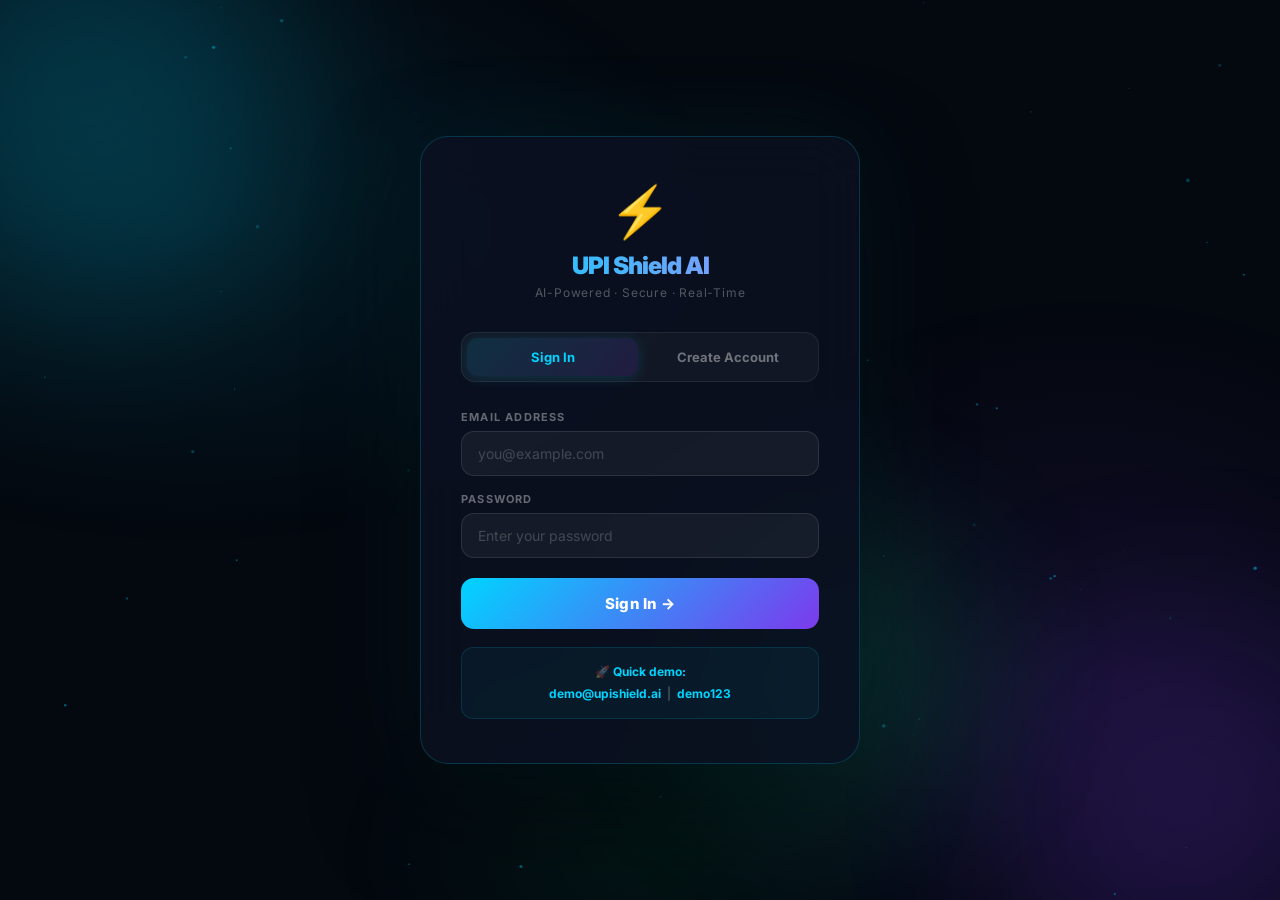
<file: login.html>
<!DOCTYPE html>
<html lang="en">

<head>
    <meta charset="UTF-8">
    <meta name="viewport" content="width=device-width, initial-scale=1.0">
    <title>Login — UPI Shield AI</title>
    <link href="https://fonts.googleapis.com/css2?family=Inter:wght@300;400;600;700;900&display=swap" rel="stylesheet">
    <style>
        *,
        *::before,
        *::after {
            box-sizing: border-box;
            margin: 0;
            padding: 0;
        }

        body {
            font-family: 'Inter', sans-serif;
            background: #04080f;
            color: white;
            min-height: 100vh;
            display: flex;
            align-items: center;
            justify-content: center;
            overflow: hidden;
        }

        /* ── Animated background gradient ── */
        body::before {
            content: '';
            position: fixed;
            inset: 0;
            background:
                radial-gradient(ellipse 65% 55% at 15% 25%, rgba(0, 212, 255, 0.09) 0%, transparent 65%),
                radial-gradient(ellipse 55% 65% at 85% 75%, rgba(124, 58, 237, 0.11) 0%, transparent 65%),
                radial-gradient(ellipse 40% 40% at 50% 95%, rgba(0, 255, 136, 0.05) 0%, transparent 60%);
            pointer-events: none;
            animation: bgPulse 9s ease-in-out infinite alternate;
        }

        @keyframes bgPulse {
            from {
                opacity: .6
            }

            to {
                opacity: 1
            }
        }

        /* ── Orbs ── */
        .orb {
            position: fixed;
            border-radius: 50%;
            filter: blur(90px);
            opacity: .18;
            pointer-events: none;
            animation: orbDrift ease-in-out infinite alternate;
        }

        .o1 {
            width: 420px;
            height: 420px;
            background: #00d4ff;
            top: -120px;
            left: -120px;
            animation-duration: 10s;
        }

        .o2 {
            width: 380px;
            height: 380px;
            background: #7c3aed;
            bottom: -100px;
            right: -100px;
            animation-duration: 13s;
            animation-delay: -5s;
        }

        .o3 {
            width: 260px;
            height: 260px;
            background: #00ff88;
            top: 60%;
            left: 55%;
            animation-duration: 16s;
            animation-delay: -9s;
        }

        @keyframes orbDrift {
            from {
                transform: translate(0, 0) scale(1);
            }

            to {
                transform: translate(35px, 25px) scale(1.08);
            }
        }

        /* ── Particle canvas ── */
        #pc {
            position: fixed;
            inset: 0;
            pointer-events: none;
            z-index: 0;
        }

        /* ── Card ── */
        .card {
            position: relative;
            z-index: 10;
            width: min(440px, calc(100vw - 32px));
            background: rgba(11, 17, 32, 0.88);
            border: 1px solid rgba(0, 212, 255, 0.2);
            border-radius: 28px;
            padding: 44px 40px;
            backdrop-filter: blur(28px);
            -webkit-backdrop-filter: blur(28px);
            box-shadow: 0 0 100px rgba(0, 212, 255, 0.07), 0 40px 100px rgba(0, 0, 0, 0.55);
            animation: cardIn .75s cubic-bezier(.22, 1, .36, 1) both;
        }

        @keyframes cardIn {
            from {
                opacity: 0;
                transform: translateY(50px) scale(.93);
            }

            to {
                opacity: 1;
                transform: none;
            }
        }

        /* ── Logo ── */
        .logo-wrap {
            text-align: center;
            margin-bottom: 32px;
        }

        .logo-icon {
            font-size: 50px;
            display: inline-block;
            animation: logoPulse 2.8s ease-in-out infinite;
        }

        @keyframes logoPulse {

            0%,
            100% {
                filter: drop-shadow(0 0 10px rgba(0, 212, 255, .5));
                transform: scale(1);
            }

            50% {
                filter: drop-shadow(0 0 26px rgba(0, 212, 255, 1));
                transform: scale(1.1);
            }
        }

        .logo-name {
            font-size: 24px;
            font-weight: 900;
            letter-spacing: -1px;
            margin-top: 10px;
            background: linear-gradient(90deg, #00d4ff, #a78bfa, #00ff88);
            background-size: 200% auto;
            -webkit-background-clip: text;
            background-clip: text;
            -webkit-text-fill-color: transparent;
            animation: nameShimmer 4s linear infinite;
        }

        @keyframes nameShimmer {
            to {
                background-position: 200% center;
            }
        }

        .logo-sub {
            font-size: 12px;
            color: rgba(255, 255, 255, .3);
            margin-top: 5px;
            letter-spacing: .8px;
        }

        /* ── Tabs ── */
        .tabs {
            display: flex;
            background: rgba(255, 255, 255, .04);
            border: 1px solid rgba(255, 255, 255, .07);
            border-radius: 14px;
            padding: 5px;
            margin-bottom: 28px;
            gap: 4px;
        }

        .tab {
            flex: 1;
            text-align: center;
            padding: 11px;
            border-radius: 11px;
            font-size: 13px;
            font-weight: 700;
            cursor: pointer;
            color: rgba(255, 255, 255, .4);
            transition: all .25s;
            user-select: none;
        }

        .tab.active {
            background: linear-gradient(135deg, rgba(0, 212, 255, .12), rgba(124, 58, 237, .14));
            color: #00d4ff;
            box-shadow: 0 2px 14px rgba(0, 212, 255, .15);
        }

        /* ── Input ── */
        .field {
            margin-bottom: 16px;
        }

        .field label {
            display: block;
            font-size: 11px;
            font-weight: 700;
            color: rgba(255, 255, 255, .38);
            letter-spacing: 1.2px;
            text-transform: uppercase;
            margin-bottom: 7px;
        }

        .field input {
            width: 100%;
            padding: 13px 16px;
            background: rgba(255, 255, 255, .05);
            border: 1.5px solid rgba(255, 255, 255, .1);
            border-radius: 13px;
            color: white;
            font-size: 14px;
            font-family: 'Inter', sans-serif;
            outline: none;
            transition: border .22s, box-shadow .22s;
        }

        .field input:focus {
            border-color: #00d4ff;
            box-shadow: 0 0 0 3px rgba(0, 212, 255, .13);
        }

        .field input::placeholder {
            color: rgba(255, 255, 255, .2);
        }

        /* ── Message ── */
        .msg {
            display: none;
            font-size: 13px;
            border-radius: 11px;
            padding: 11px 16px;
            margin-bottom: 16px;
            animation: fadeIn .3s ease;
        }

        @keyframes fadeIn {
            from {
                opacity: 0;
                transform: translateY(-4px)
            }

            to {
                opacity: 1;
                transform: none
            }
        }

        .msg.err {
            background: rgba(255, 68, 68, .1);
            border: 1px solid rgba(255, 68, 68, .3);
            color: #ff7070;
        }

        .msg.ok {
            background: rgba(0, 255, 136, .08);
            border: 1px solid rgba(0, 255, 136, .25);
            color: #00ff88;
        }

        /* ── Primary button ── */
        .btn {
            width: 100%;
            padding: 16px;
            margin-top: 4px;
            background: linear-gradient(135deg, #00d4ff, #7c3aed);
            color: white;
            border: none;
            border-radius: 13px;
            font-size: 15px;
            font-weight: 800;
            font-family: 'Inter', sans-serif;
            cursor: pointer;
            letter-spacing: .3px;
            position: relative;
            overflow: hidden;
            transition: transform .15s, box-shadow .15s;
        }

        .btn::after {
            content: '';
            position: absolute;
            inset: 0;
            background: linear-gradient(135deg, rgba(255, 255, 255, .12), transparent);
            opacity: 0;
            transition: opacity .2s;
        }

        .btn:hover {
            transform: translateY(-2px);
            box-shadow: 0 10px 36px rgba(0, 212, 255, .32);
        }

        .btn:hover::after {
            opacity: 1;
        }

        .btn:active {
            transform: scale(.97);
        }

        /* ── Demo hint ── */
        .hint {
            margin-top: 18px;
            padding: 13px 16px;
            background: rgba(0, 212, 255, .05);
            border: 1px solid rgba(0, 212, 255, .14);
            border-radius: 12px;
            font-size: 12px;
            color: rgba(255, 255, 255, .38);
            text-align: center;
            line-height: 1.8;
        }

        .hint b {
            color: #00d4ff;
        }

        /* ── Divider ── */
        .divider {
            display: flex;
            align-items: center;
            gap: 12px;
            margin: 18px 0;
            color: rgba(255, 255, 255, .2);
            font-size: 11px;
        }

        .divider::before,
        .divider::after {
            content: '';
            flex: 1;
            height: 1px;
            background: rgba(255, 255, 255, .08);
        }

        @media(max-width:480px) {
            .card {
                padding: 28px 20px;
            }
        }
    </style>
</head>

<body>
    <div class="orb o1"></div>
    <div class="orb o2"></div>
    <div class="orb o3"></div>
    <canvas id="pc"></canvas>

    <div class="card">
        <!-- Logo -->
        <div class="logo-wrap">
            <div class="logo-icon">⚡</div>
            <div class="logo-name">UPI Shield AI</div>
            <div class="logo-sub">AI-Powered · Secure · Real-Time</div>
        </div>

        <!-- Tabs -->
        <div class="tabs">
            <div class="tab active" id="tabLogin" onclick="switchTab('login')">Sign In</div>
            <div class="tab" id="tabSignup" onclick="switchTab('signup')">Create Account</div>
        </div>

        <!-- Message -->
        <div class="msg" id="msg"></div>

        <!-- ── LOGIN FORM ── -->
        <div id="formLogin">
            <div class="field">
                <label>Email Address</label>
                <input id="li_email" type="email" placeholder="you@example.com" autocomplete="email">
            </div>
            <div class="field">
                <label>Password</label>
                <input id="li_pass" type="password" placeholder="Enter your password" autocomplete="current-password">
            </div>
            <button class="btn" onclick="doLogin()">Sign In →</button>
            <div class="hint">
                🚀 <b>Quick demo:</b><br>
                <b>demo@upishield.ai</b> &nbsp;|&nbsp; <b>demo123</b>
            </div>
        </div>

        <!-- ── SIGNUP FORM ── -->
        <div id="formSignup" style="display:none">
            <div class="field">
                <label>Full Name</label>
                <input id="su_name" type="text" placeholder="Your full name">
            </div>
            <div class="field">
                <label>Email Address</label>
                <input id="su_email" type="email" placeholder="you@example.com">
            </div>
            <div class="field">
                <label>Password</label>
                <input id="su_pass" type="password" placeholder="Min. 6 characters">
            </div>
            <div class="field" style="margin-bottom:0">
                <label>Confirm Password</label>
                <input id="su_confirm" type="password" placeholder="Re-enter password">
            </div>
            <button class="btn" style="margin-top:20px" onclick="doSignup()">Create Account →</button>
        </div>
    </div>

    <script>
        /* ── Particles ── */
        (function () {
            const cv = document.getElementById('pc'), ctx = cv.getContext('2d');
            let W, H, dots = [];
            const resize = () => { W = cv.width = innerWidth; H = cv.height = innerHeight; };
            window.addEventListener('resize', resize); resize();
            for (let i = 0; i < 60; i++) dots.push({
                x: Math.random() * W, y: Math.random() * H,
                r: Math.random() * 1.4 + .4,
                vx: (Math.random() - .5) * .38, vy: (Math.random() - .5) * .38,
                a: Math.random() * .38 + .08
            });
            const draw = () => {
                ctx.clearRect(0, 0, W, H);
                dots.forEach(d => {
                    d.x += d.vx; d.y += d.vy;
                    if (d.x < 0) d.x = W; if (d.x > W) d.x = 0;
                    if (d.y < 0) d.y = H; if (d.y > H) d.y = 0;
                    ctx.beginPath(); ctx.arc(d.x, d.y, d.r, 0, Math.PI * 2);
                    ctx.fillStyle = `rgba(0,212,255,${d.a})`; ctx.fill();
                });
                for (let i = 0; i < dots.length; i++) for (let j = i + 1; j < dots.length; j++) {
                    const dx = dots[i].x - dots[j].x, dy = dots[i].y - dots[j].y;
                    const dist = Math.sqrt(dx * dx + dy * dy);
                    if (dist < 130) {
                        ctx.beginPath();
                        ctx.strokeStyle = `rgba(0,212,255,${.045 * (1 - dist / 130)})`;
                        ctx.lineWidth = .6;
                        ctx.moveTo(dots[i].x, dots[i].y); ctx.lineTo(dots[j].x, dots[j].y);
                        ctx.stroke();
                    }
                }
                requestAnimationFrame(draw);
            };
            draw();
        })();

        /* ── Tab switcher ── */
        function switchTab(t) {
            hideMsg();
            document.getElementById('tabLogin').className = 'tab' + (t === 'login' ? ' active' : '');
            document.getElementById('tabSignup').className = 'tab' + (t === 'signup' ? ' active' : '');
            document.getElementById('formLogin').style.display = t === 'login' ? 'block' : 'none';
            document.getElementById('formSignup').style.display = t === 'signup' ? 'block' : 'none';
        }

        /* ── Messages ── */
        function showMsg(text, type) {
            const el = document.getElementById('msg');
            el.className = 'msg ' + type; el.textContent = text; el.style.display = 'block';
        }
        function hideMsg() { document.getElementById('msg').style.display = 'none'; }

        /* ── Storage helpers ── */
        const getUsers = () => JSON.parse(localStorage.getItem('upi_users') || '{}');
        const saveUsers = u => localStorage.setItem('upi_users', JSON.stringify(u));

        /* ── Login ── */
        function doLogin() {
            hideMsg();
            const email = document.getElementById('li_email').value.trim().toLowerCase();
            const pass = document.getElementById('li_pass').value;
            if (!email || !pass) { showMsg('⚠️ Please fill in email and password.', 'err'); return; }

            // Demo shortcut
            if (email === 'demo@upishield.ai' && pass === 'demo123') {
                enter({ name: 'Demo User', email }); return;
            }
            const users = getUsers();
            if (!users[email]) { showMsg('❌ No account with that email. Please sign up.', 'err'); return; }
            if (users[email].password !== pass) { showMsg('❌ Wrong password. Try again.', 'err'); return; }
            enter({ name: users[email].name, email });
        }

        /* ── Sign Up ── */
        function doSignup() {
            hideMsg();
            const name = document.getElementById('su_name').value.trim();
            const email = document.getElementById('su_email').value.trim().toLowerCase();
            const pass = document.getElementById('su_pass').value;
            const confirm = document.getElementById('su_confirm').value;
            if (!name || !email || !pass || !confirm) { showMsg('⚠️ Please fill in all fields.', 'err'); return; }
            if (pass.length < 6) { showMsg('❌ Password must be at least 6 characters.', 'err'); return; }
            if (pass !== confirm) { showMsg('❌ Passwords do not match.', 'err'); return; }
            const users = getUsers();
            if (users[email]) { showMsg('❌ An account already exists with this email.', 'err'); return; }
            users[email] = { name, password: pass };
            saveUsers(users);
            showMsg('✅ Account created successfully! Signing you in...', 'ok');
            setTimeout(() => enter({ name, email }), 900);
        }

        /* ── Enter the app ── */
        function enter(user) {
            localStorage.setItem('upi_session', JSON.stringify(user));
            const btn = event ? event.target : null;
            showMsg('✅ Welcome, ' + user.name + '! Redirecting...', 'ok');
            setTimeout(() => { window.location.href = 'index.html'; }, 800);
        }

        /* ── If already logged in, skip to app ── */
        if (localStorage.getItem('upi_session')) {
            window.location.replace('index.html');
        }

        /* ── Enter key ── */
        document.addEventListener('keydown', e => {
            if (e.key !== 'Enter') return;
            const onLogin = document.getElementById('formLogin').style.display !== 'none';
            if (onLogin) doLogin(); else doSignup();
        });
    </script>
</body>

</html>
</file>
